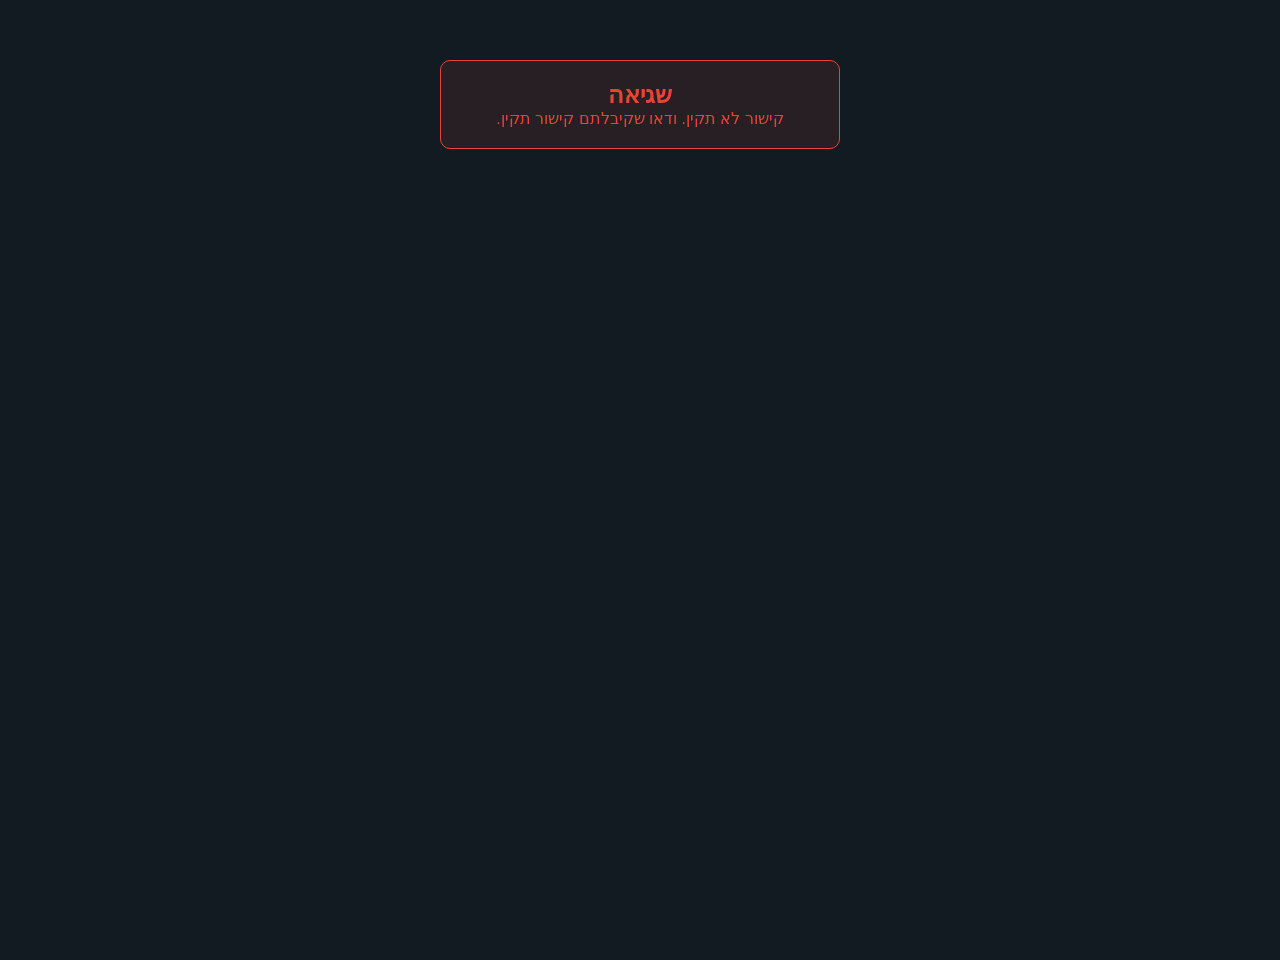
<file: scheduler/index.html>
<!DOCTYPE html>
<html lang="he" dir="rtl">
<head>
  <meta charset="UTF-8">
  <meta name="viewport" content="width=device-width, initial-scale=1.0">
  <title>תיאום פגישה | WhatsApp AIOS</title>
  <link rel="stylesheet" href="scheduler.css">
  <link rel="icon" href="data:image/svg+xml,<svg xmlns='http://www.w3.org/2000/svg' viewBox='0 0 100 100'><text y='.9em' font-size='90'>📅</text></svg>">
</head>
<body>
  <div id="app">
    <div class="loading">
      <div class="loading-spinner"></div>
      <p>טוען...</p>
    </div>
  </div>
  <script src="scheduler.js"></script>
</body>
</html>
</file>
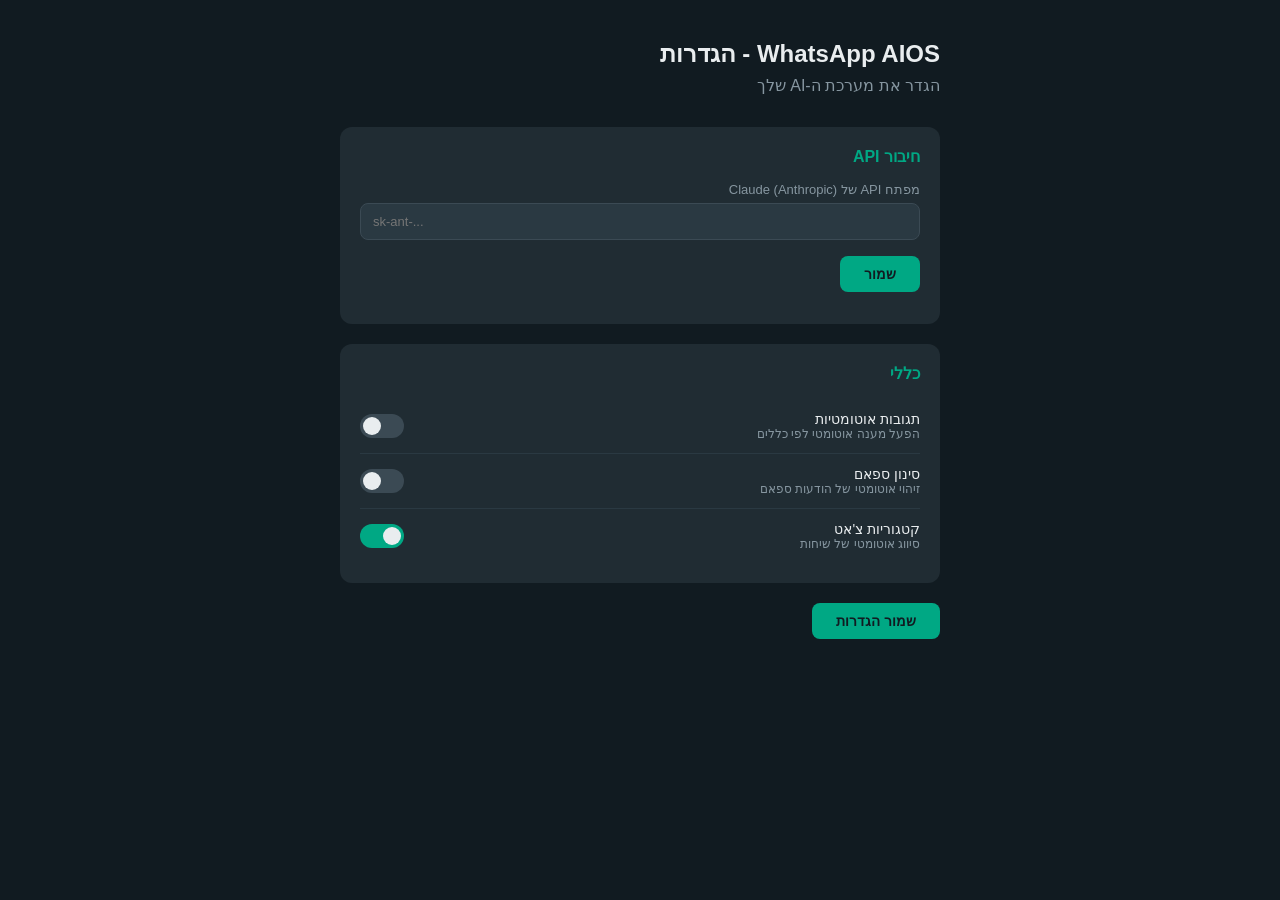
<file: options/options.html>
<!DOCTYPE html>
<html dir="rtl" lang="he">
<head>
  <meta charset="UTF-8">
  <title>WhatsApp AIOS - הגדרות</title>
  <style>
    * { margin: 0; padding: 0; box-sizing: border-box; }
    body {
      font-family: -apple-system, BlinkMacSystemFont, 'Segoe UI', Roboto, sans-serif;
      background: #111b21;
      color: #e9edef;
      direction: rtl;
      min-height: 100vh;
      padding: 40px;
    }
    .container { max-width: 600px; margin: 0 auto; }
    h1 { font-size: 24px; margin-bottom: 8px; }
    .subtitle { color: #8696a0; margin-bottom: 32px; }
    .section {
      background: #202c33;
      border-radius: 12px;
      padding: 20px;
      margin-bottom: 20px;
    }
    .section h2 {
      font-size: 16px;
      margin-bottom: 16px;
      color: #00a884;
    }
    .field { margin-bottom: 16px; }
    .field label {
      display: block;
      font-size: 13px;
      color: #8696a0;
      margin-bottom: 6px;
    }
    .field input[type="text"],
    .field input[type="password"] {
      width: 100%;
      padding: 10px 12px;
      background: #2a3942;
      border: 1px solid #3b4a54;
      border-radius: 8px;
      color: #e9edef;
      font-size: 13px;
      outline: none;
      direction: ltr;
    }
    .field input:focus { border-color: #00a884; }
    .toggle-row {
      display: flex;
      justify-content: space-between;
      align-items: center;
      padding: 12px 0;
      border-bottom: 1px solid #2a3942;
    }
    .toggle-row:last-child { border-bottom: none; }
    .toggle-row .label { font-size: 14px; }
    .toggle-row .desc { font-size: 12px; color: #8696a0; }
    .toggle {
      position: relative;
      width: 44px;
      height: 24px;
      flex-shrink: 0;
    }
    .toggle input { opacity: 0; width: 0; height: 0; }
    .toggle .slider {
      position: absolute;
      cursor: pointer;
      top: 0; left: 0; right: 0; bottom: 0;
      background: #3b4a54;
      border-radius: 12px;
      transition: 0.3s;
    }
    .toggle .slider:before {
      content: '';
      position: absolute;
      width: 18px;
      height: 18px;
      left: 3px;
      bottom: 3px;
      background: #e9edef;
      border-radius: 50%;
      transition: 0.3s;
    }
    .toggle input:checked + .slider { background: #00a884; }
    .toggle input:checked + .slider:before { transform: translateX(20px); }
    .btn {
      padding: 10px 24px;
      background: #00a884;
      color: #111b21;
      border: none;
      border-radius: 8px;
      font-size: 14px;
      font-weight: 600;
      cursor: pointer;
    }
    .btn:hover { background: #06cf9c; }
    .msg { font-size: 13px; margin-top: 12px; }
    .msg.success { color: #00a884; }
    .msg.error { color: #ea4335; }
  </style>
</head>
<body>
  <div class="container">
    <h1>WhatsApp AIOS - הגדרות</h1>
    <p class="subtitle">הגדר את מערכת ה-AI שלך</p>

    <div class="section">
      <h2>חיבור API</h2>
      <div class="field">
        <label>מפתח API של Claude (Anthropic)</label>
        <input type="password" id="apiKey" placeholder="sk-ant-...">
      </div>
      <button class="btn" id="saveApi">שמור</button>
      <div class="msg" id="apiMsg"></div>
    </div>

    <div class="section">
      <h2>כללי</h2>
      <div class="toggle-row">
        <div>
          <div class="label">תגובות אוטומטיות</div>
          <div class="desc">הפעל מענה אוטומטי לפי כללים</div>
        </div>
        <label class="toggle">
          <input type="checkbox" id="autoReply">
          <span class="slider"></span>
        </label>
      </div>
      <div class="toggle-row">
        <div>
          <div class="label">סינון ספאם</div>
          <div class="desc">זיהוי אוטומטי של הודעות ספאם</div>
        </div>
        <label class="toggle">
          <input type="checkbox" id="spamFilter">
          <span class="slider"></span>
        </label>
      </div>
      <div class="toggle-row">
        <div>
          <div class="label">קטגוריות צ'אט</div>
          <div class="desc">סיווג אוטומטי של שיחות</div>
        </div>
        <label class="toggle">
          <input type="checkbox" id="chatCategories" checked>
          <span class="slider"></span>
        </label>
      </div>
    </div>

    <button class="btn" id="saveSettings">שמור הגדרות</button>
    <div class="msg" id="settingsMsg"></div>
  </div>

  <script src="options.js"></script>
</body>
</html>
</file>
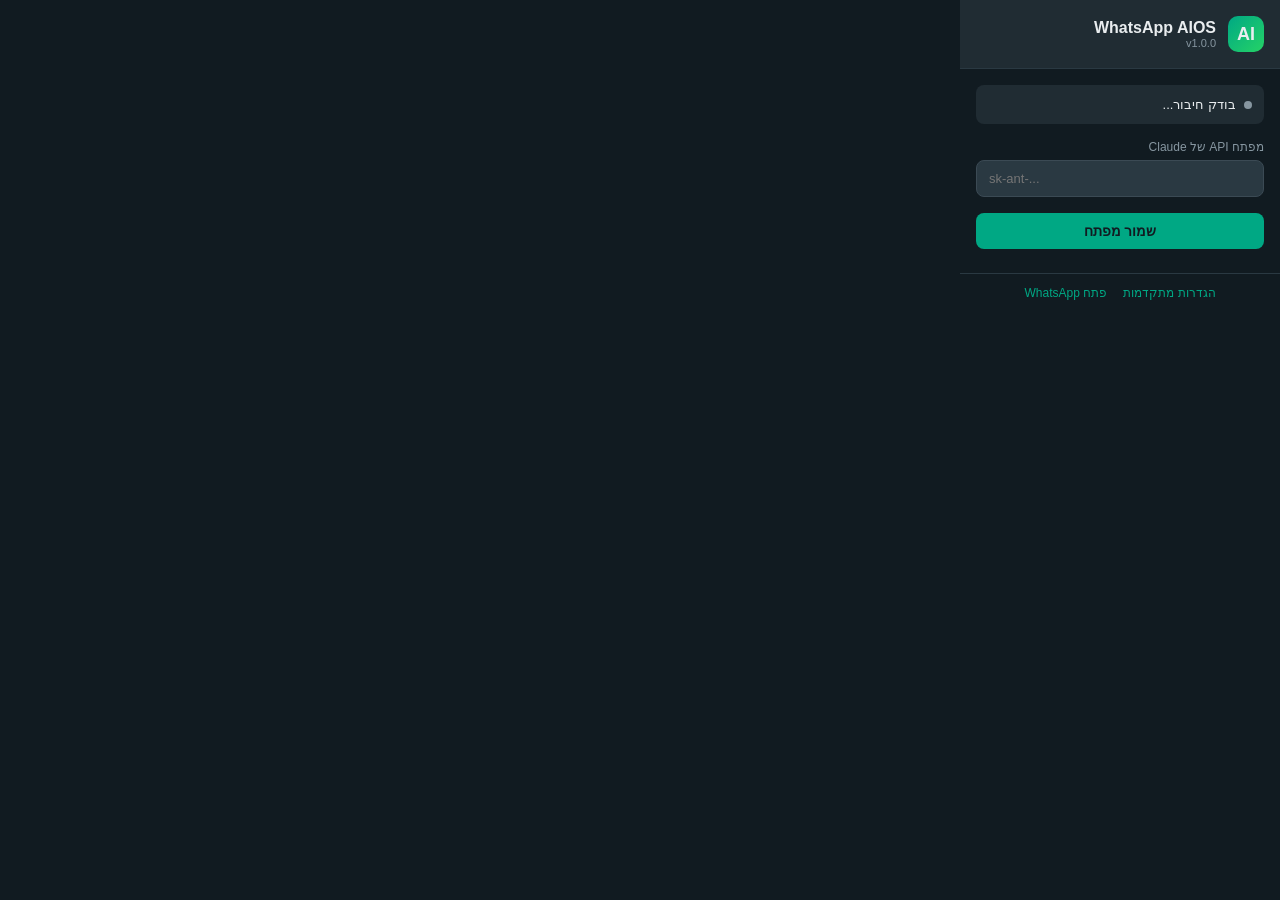
<file: popup/popup.html>
<!DOCTYPE html>
<html dir="rtl" lang="he">
<head>
  <meta charset="UTF-8">
  <style>
    * { margin: 0; padding: 0; box-sizing: border-box; }
    body {
      width: 320px;
      font-family: -apple-system, BlinkMacSystemFont, 'Segoe UI', Roboto, sans-serif;
      background: #111b21;
      color: #e9edef;
      direction: rtl;
    }
    .header {
      background: #202c33;
      padding: 16px;
      display: flex;
      align-items: center;
      gap: 12px;
      border-bottom: 1px solid #2a3942;
    }
    .header .logo {
      width: 36px;
      height: 36px;
      background: linear-gradient(135deg, #00a884, #25d366);
      border-radius: 10px;
      display: flex;
      align-items: center;
      justify-content: center;
      font-size: 18px;
      font-weight: bold;
    }
    .header h1 {
      font-size: 16px;
      font-weight: 600;
    }
    .header .version {
      font-size: 11px;
      color: #8696a0;
    }
    .content {
      padding: 16px;
    }
    .status {
      display: flex;
      align-items: center;
      gap: 8px;
      padding: 12px;
      background: #202c33;
      border-radius: 8px;
      margin-bottom: 16px;
    }
    .status .dot {
      width: 8px;
      height: 8px;
      border-radius: 50%;
      background: #00a884;
    }
    .status .dot.inactive { background: #8696a0; }
    .status span { font-size: 13px; }
    .field {
      margin-bottom: 16px;
    }
    .field label {
      display: block;
      font-size: 12px;
      color: #8696a0;
      margin-bottom: 6px;
    }
    .field input {
      width: 100%;
      padding: 10px 12px;
      background: #2a3942;
      border: 1px solid #3b4a54;
      border-radius: 8px;
      color: #e9edef;
      font-size: 13px;
      outline: none;
      direction: ltr;
      text-align: left;
    }
    .field input:focus {
      border-color: #00a884;
    }
    .btn {
      width: 100%;
      padding: 10px;
      background: #00a884;
      color: #111b21;
      border: none;
      border-radius: 8px;
      font-size: 14px;
      font-weight: 600;
      cursor: pointer;
      transition: background 0.2s;
    }
    .btn:hover { background: #06cf9c; }
    .btn:disabled { background: #3b4a54; color: #8696a0; cursor: not-allowed; }
    .msg {
      font-size: 12px;
      margin-top: 8px;
      text-align: center;
    }
    .msg.success { color: #00a884; }
    .msg.error { color: #ea4335; }
    .links {
      padding: 12px 16px;
      border-top: 1px solid #2a3942;
      display: flex;
      gap: 16px;
      justify-content: center;
    }
    .links a {
      font-size: 12px;
      color: #00a884;
      text-decoration: none;
    }
    .links a:hover { text-decoration: underline; }
  </style>
</head>
<body>
  <div class="header">
    <div class="logo">AI</div>
    <div>
      <h1>WhatsApp AIOS</h1>
      <div class="version">v1.0.0</div>
    </div>
  </div>

  <div class="content">
    <div class="status" id="status">
      <div class="dot inactive" id="statusDot"></div>
      <span id="statusText">בודק חיבור...</span>
    </div>

    <div class="field">
      <label>מפתח API של Claude</label>
      <input type="password" id="apiKey" placeholder="sk-ant-..." autocomplete="off">
    </div>

    <button class="btn" id="saveBtn">שמור מפתח</button>
    <div class="msg" id="message"></div>
  </div>

  <div class="links">
    <a href="#" id="openSettings">הגדרות מתקדמות</a>
    <a href="https://web.whatsapp.com" target="_blank">פתח WhatsApp</a>
  </div>

  <script src="popup.js"></script>
</body>
</html>
</file>
<file: scheduler/scheduler.css>
/* Meeting Scheduler - Standalone Page Styles */
:root {
  --bg-primary: #111b21;
  --bg-secondary: #202c33;
  --bg-tertiary: #2a3942;
  --bg-hover: #3b4a54;
  --text-primary: #e9edef;
  --text-secondary: #8696a0;
  --accent: #00a884;
  --accent-hover: #06cf9c;
  --border: #2a3942;
  --danger: #ea4335;
  --radius: 10px;
  --transition: 0.2s ease;
}

* {
  margin: 0;
  padding: 0;
  box-sizing: border-box;
}

body {
  background: var(--bg-primary);
  color: var(--text-primary);
  font-family: -apple-system, BlinkMacSystemFont, 'Segoe UI', Roboto, Helvetica, Arial, sans-serif;
  min-height: 100vh;
  direction: rtl;
}

.container {
  max-width: 900px;
  margin: 0 auto;
  padding: 24px 16px;
}

/* Header */
.scheduler-header {
  text-align: center;
  padding: 32px 0;
  border-bottom: 1px solid var(--border);
  margin-bottom: 24px;
}

.scheduler-header h1 {
  font-size: 24px;
  margin-bottom: 8px;
  color: var(--text-primary);
}

.scheduler-header .subtitle {
  font-size: 14px;
  color: var(--text-secondary);
}

.scheduler-header .organizer {
  font-size: 13px;
  color: var(--accent);
  margin-top: 4px;
}

/* Status bar */
.status-bar {
  display: flex;
  gap: 20px;
  justify-content: center;
  font-size: 13px;
  color: var(--text-secondary);
  margin-bottom: 24px;
  flex-wrap: wrap;
}

/* Join form */
.join-form {
  background: var(--bg-secondary);
  border-radius: var(--radius);
  padding: 24px;
  max-width: 400px;
  margin: 40px auto;
  text-align: center;
}

.join-form h2 {
  font-size: 18px;
  margin-bottom: 16px;
}

.join-form input {
  width: 100%;
  padding: 12px 14px;
  background: var(--bg-tertiary);
  border: 1px solid var(--border);
  border-radius: 8px;
  color: var(--text-primary);
  font-size: 14px;
  outline: none;
  direction: ltr;
  margin-bottom: 12px;
}

.join-form input:focus {
  border-color: var(--accent);
}

.btn-primary {
  background: var(--accent);
  color: var(--bg-primary);
  border: none;
  padding: 10px 24px;
  border-radius: 8px;
  font-size: 14px;
  font-weight: 600;
  cursor: pointer;
  transition: background var(--transition);
  width: 100%;
}

.btn-primary:hover {
  background: var(--accent-hover);
}

.btn-primary:disabled {
  background: var(--bg-hover);
  color: var(--text-secondary);
  cursor: not-allowed;
}

/* Consensus banner */
.consensus-banner {
  background: rgba(0, 168, 132, 0.2);
  border: 1px solid var(--accent);
  border-radius: var(--radius);
  padding: 20px;
  text-align: center;
  margin-bottom: 20px;
  font-size: 16px;
}

.consensus-banner strong {
  color: var(--accent);
}

/* Participants */
.participants-section {
  background: var(--bg-secondary);
  border-radius: var(--radius);
  padding: 16px;
  margin-bottom: 20px;
}

.participants-section h3 {
  font-size: 14px;
  margin-bottom: 12px;
  color: var(--text-secondary);
}

.participant-list {
  display: flex;
  flex-wrap: wrap;
  gap: 8px;
}

.participant-chip {
  display: flex;
  align-items: center;
  gap: 6px;
  background: var(--bg-tertiary);
  padding: 6px 12px;
  border-radius: 20px;
  font-size: 12px;
}

.participant-dot {
  width: 10px;
  height: 10px;
  border-radius: 50%;
  flex-shrink: 0;
}

/* Grid */
.grid-wrapper {
  background: var(--bg-secondary);
  border-radius: var(--radius);
  padding: 16px;
  overflow-x: auto;
  margin-bottom: 16px;
}

.grid-instructions {
  font-size: 12px;
  color: var(--text-secondary);
  margin-bottom: 12px;
  text-align: center;
}

.scheduler-grid {
  display: grid;
  gap: 2px;
  min-width: fit-content;
}

.grid-header {
  text-align: center;
  font-size: 11px;
  color: var(--text-secondary);
  padding: 8px 4px;
  font-weight: 600;
  position: sticky;
  top: 0;
  background: var(--bg-secondary);
}

.grid-time {
  font-size: 11px;
  color: var(--text-secondary);
  padding: 6px 4px;
  text-align: left;
  direction: ltr;
  display: flex;
  align-items: center;
}

.grid-cell {
  background: var(--bg-tertiary);
  border-radius: 4px;
  min-height: 32px;
  display: flex;
  align-items: center;
  justify-content: center;
  font-size: 11px;
  cursor: pointer;
  transition: all var(--transition);
  position: relative;
  user-select: none;
}

.grid-cell:hover {
  background: var(--bg-hover);
}

.grid-cell.selected-self {
  background: var(--accent) !important;
  color: var(--bg-primary);
  font-weight: 700;
}

.grid-cell.has-others {
  border-bottom: 3px solid;
}

.grid-cell.consensus {
  border: 2px solid var(--accent);
  box-shadow: 0 0 8px rgba(0, 168, 132, 0.4);
}

.grid-cell-disabled {
  background: var(--bg-primary) !important;
  opacity: 0.3;
  cursor: not-allowed;
  pointer-events: none;
}

.cell-count {
  font-size: 10px;
  font-weight: 600;
}

.cell-dots {
  display: flex;
  gap: 2px;
  position: absolute;
  bottom: 2px;
  left: 50%;
  transform: translateX(-50%);
}

.cell-dot {
  width: 4px;
  height: 4px;
  border-radius: 50%;
}

/* Legend */
.legend {
  display: flex;
  align-items: center;
  gap: 16px;
  font-size: 11px;
  color: var(--text-secondary);
  justify-content: center;
  padding: 8px 0;
  flex-wrap: wrap;
}

.legend-item {
  display: flex;
  align-items: center;
  gap: 4px;
}

.legend-box {
  width: 16px;
  height: 16px;
  border-radius: 3px;
}

/* Mobile date navigation */
.mobile-nav {
  display: none;
  align-items: center;
  justify-content: center;
  gap: 16px;
  margin-bottom: 12px;
}

.mobile-nav button {
  background: var(--bg-tertiary);
  border: 1px solid var(--border);
  color: var(--text-primary);
  width: 36px;
  height: 36px;
  border-radius: 50%;
  cursor: pointer;
  font-size: 16px;
}

.mobile-nav .current-date {
  font-size: 14px;
  font-weight: 600;
  min-width: 120px;
  text-align: center;
}

/* Expired / Completed */
.expired-notice, .completed-notice {
  background: var(--bg-secondary);
  border-radius: var(--radius);
  padding: 40px;
  text-align: center;
  max-width: 400px;
  margin: 60px auto;
}

.expired-notice h2, .completed-notice h2 {
  font-size: 20px;
  margin-bottom: 12px;
}

.expired-notice p, .completed-notice p {
  font-size: 14px;
  color: var(--text-secondary);
}

/* Loading */
.loading {
  text-align: center;
  padding: 60px;
  color: var(--text-secondary);
}

.loading-spinner {
  width: 32px;
  height: 32px;
  border: 3px solid var(--border);
  border-top-color: var(--accent);
  border-radius: 50%;
  animation: spin 0.8s linear infinite;
  margin: 0 auto 16px;
}

@keyframes spin {
  to { transform: rotate(360deg); }
}

/* Error */
.error-notice {
  background: rgba(234, 67, 53, 0.1);
  border: 1px solid var(--danger);
  border-radius: var(--radius);
  padding: 20px;
  text-align: center;
  color: var(--danger);
  max-width: 400px;
  margin: 60px auto;
}

/* Responsive */
@media (max-width: 600px) {
  .container {
    padding: 12px 8px;
  }

  .scheduler-header {
    padding: 20px 0;
  }

  .scheduler-header h1 {
    font-size: 18px;
  }

  .status-bar {
    font-size: 11px;
    gap: 10px;
  }

  .mobile-nav {
    display: flex;
  }

  .scheduler-grid {
    grid-template-columns: 60px 1fr !important;
  }

  .grid-header:not(:nth-child(2)) {
    display: none;
  }

  .grid-cell:not(.mobile-visible) {
    display: none;
  }
}
</file>
